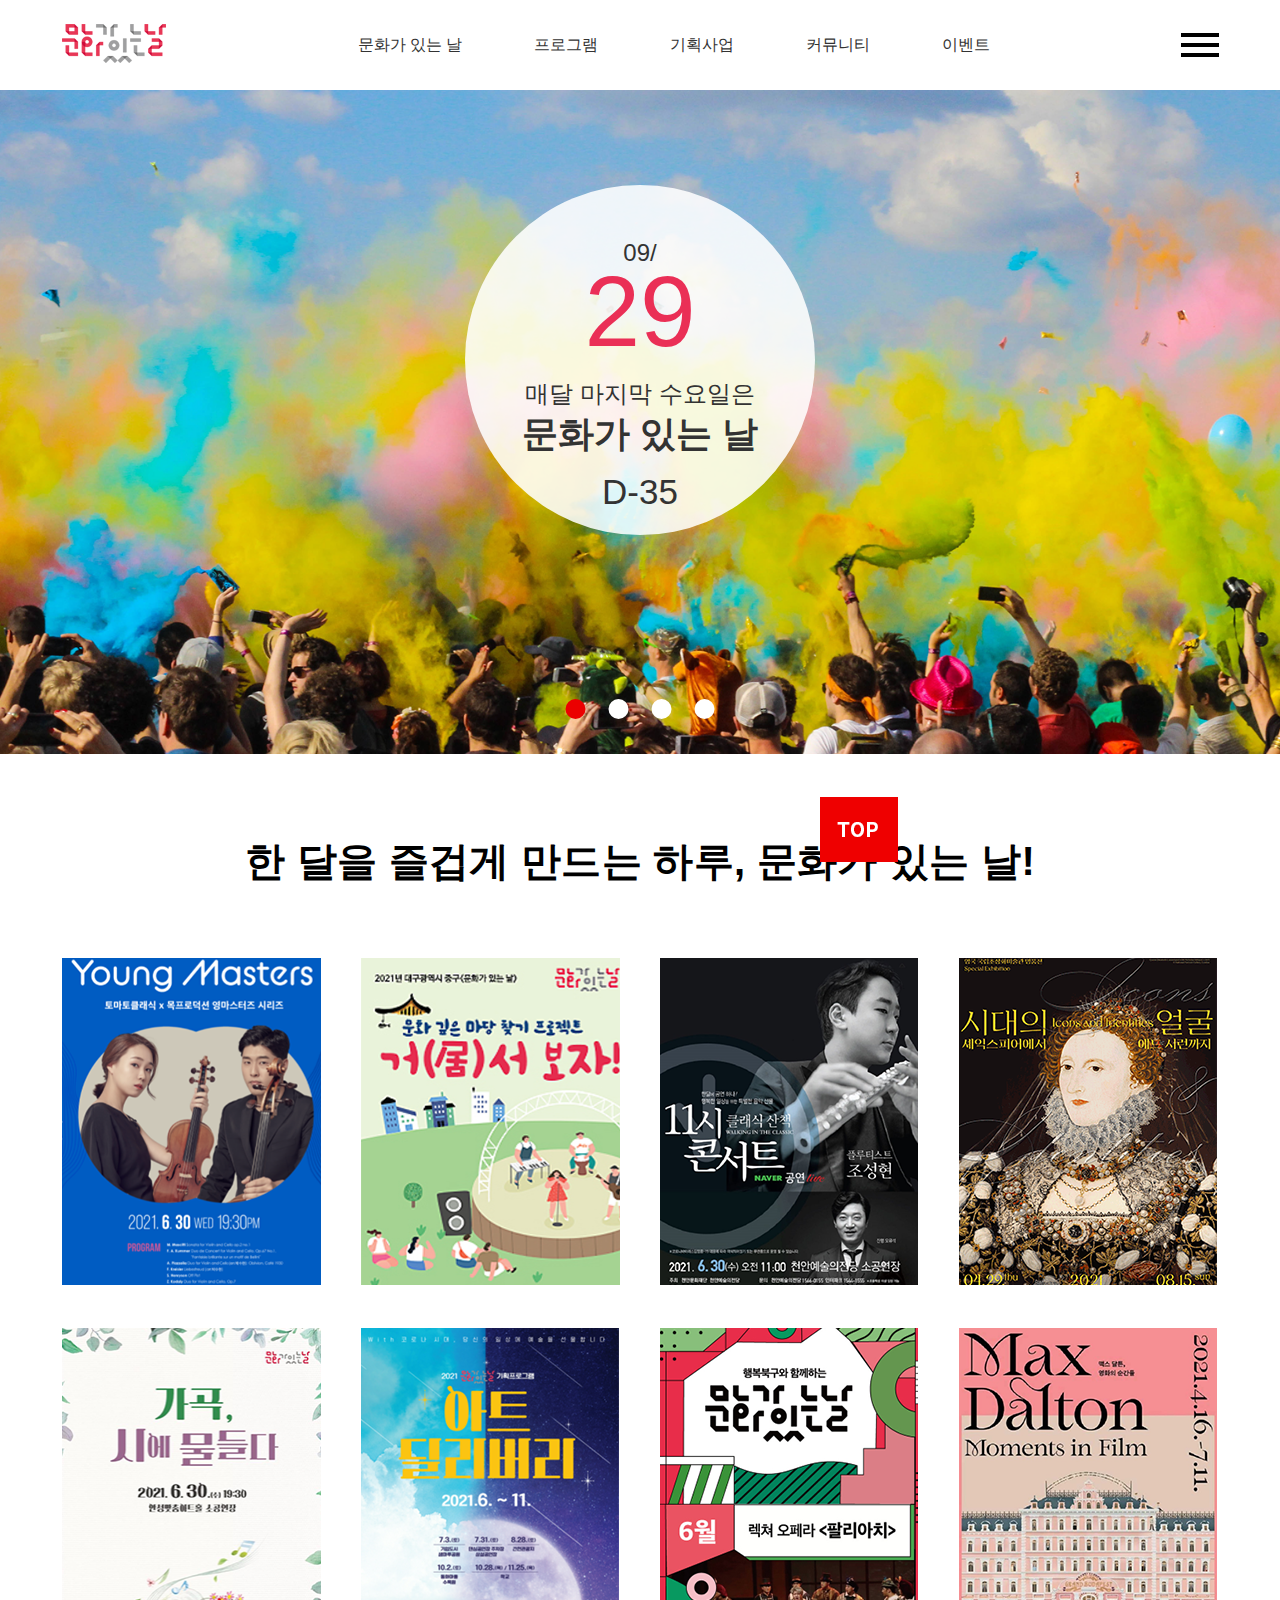
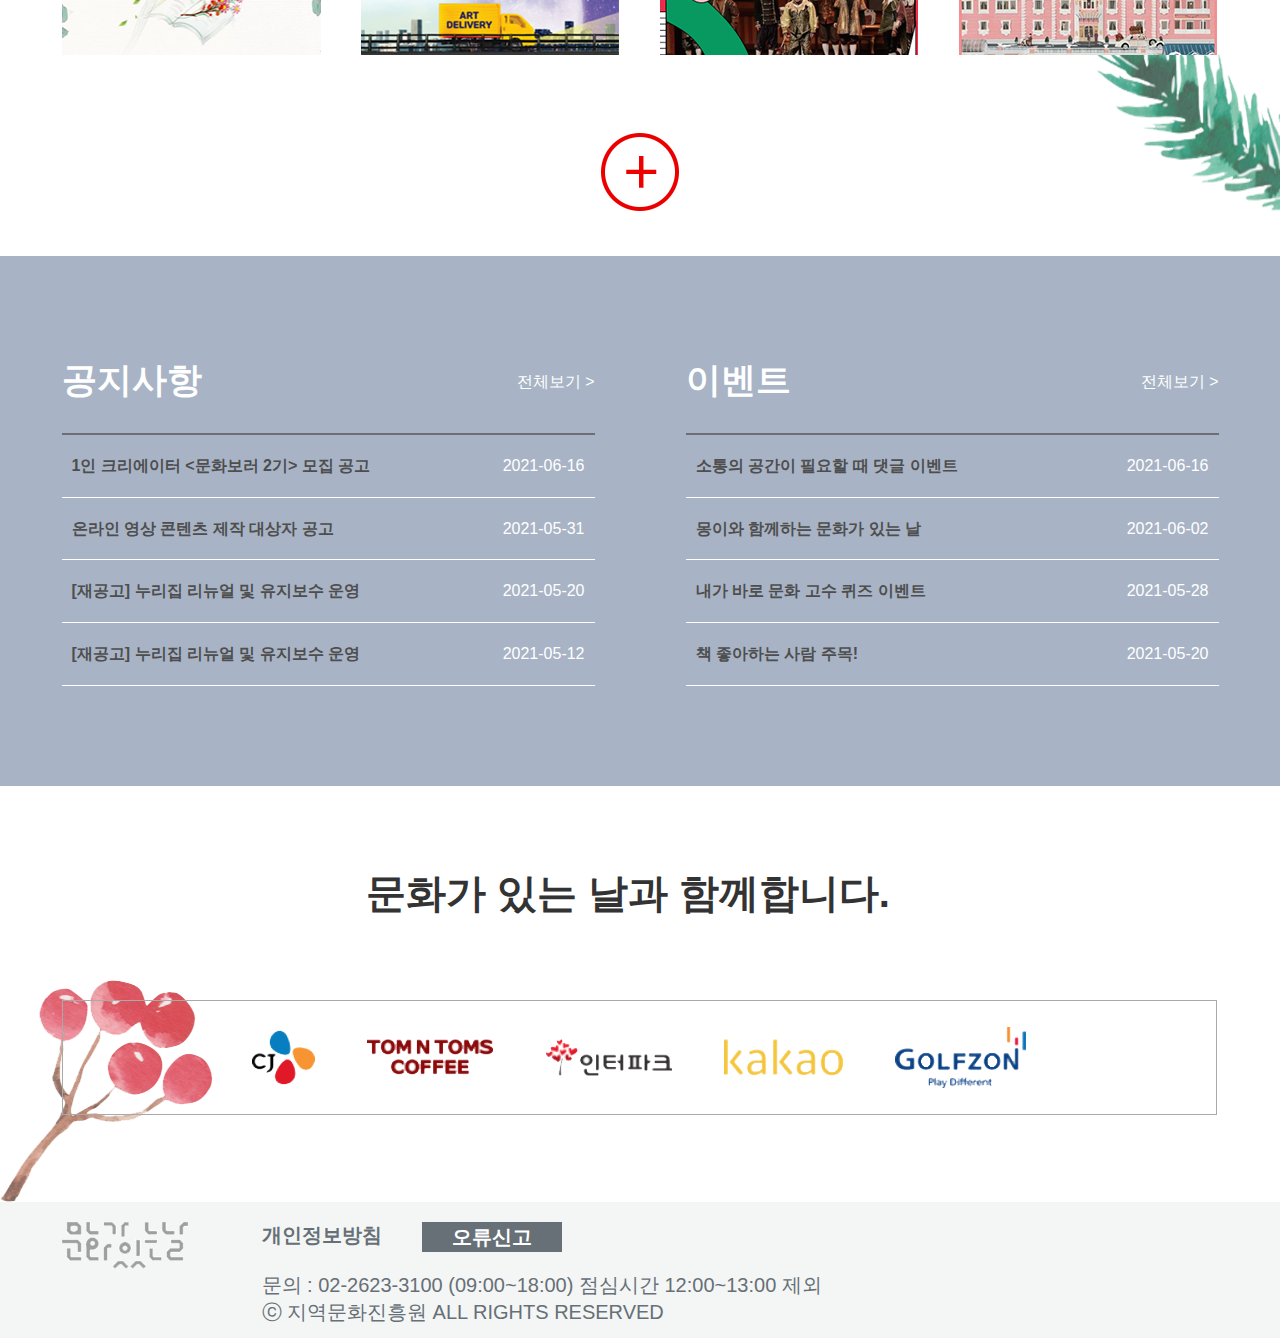
<file: index.html>
<!DOCTYPE html>
<html lang="en">
<head>
  <meta charset="UTF-8">
  <meta http-equiv="X-UA-Compatible" content="IE=edge">
  <meta name="viewport" content="width=device-width, initial-scale=1.0">
  <title>문화가 있는 날</title>
  
  <link type="text/css" rel="stylesheet" href="css/reset.css">
  <link rel="stylesheet" href="css/swiper.css">
  <link type="text/css" rel="stylesheet" href="css/style.css">

  <script src="js/html5shiv.min.js"></script>
  <script src="js/jquery-3.2.1.min.js"></script>
  <script src="https://unpkg.com/swiper/swiper-bundle.min.js"></script>
</head>
<body>
  <div id="wrap">
    <header>
    <div class="inner">
      <h1><a href="sub01.html" target="_blank">회사명</a></h1>
      <nav>
        <ul>
          <li><a href="sub01.html" target="_blank">문화가 있는 날</a></li>
          <li><a href="sub01.html" target="_blank">프로그램</a></li>
          <li><a href="sub01.html" target="_blank">기획사업</a></li>
          <li><a href="sub01.html" target="_blank">커뮤니티</a></li>
          <li><a href="sub01.html" target="_blank">이벤트</a></li>
        </ul>
      </nav>
      <div class="search"><a href="#">검색</a>
      </div><!--search-->
    </div><!--.inner-->
  </header>
  <div class="visual_wrap" id="day-chart">

    <div class="date_area">
      <div class="chart" id="d-day">
          <div class="day-box-outer left">
              <div class="day-box-inner" style="transform: rotate(118.3deg);">
                  <div class="day-box-body"></div>
              </div>
          </div>
          <div class="day-box-outer right">
               <div class="day-box-inner" style="transform: rotate(180deg);">
                  <div class="day-box-body"></div>
               </div>
          </div>
          <div class="text_area">
              <div class="date_box">
                  <p class="month">09/</p>
                  <p class="day">29</p>
              </div>
              <div class="text_box"> 
                  <p>매달 마지막 수요일은</p>
                  <p class="point">문화가 있는 날 </p>
              </div>
              <div class="d_day">D-<span data-max="35">6</span></div>
          </div>
      </div>
    </div> 

  <div class="paging">
    <ul>
      <li class="on"><a href="#">1</a></li>
      <li><a href="#">2</a></li>
      <li><a href="#">3</a></li>
      <li><a href="#">4</a></li>
    </ul>
  </div><!--paging-->
</div><!--.visual-->

  <div class="bg_01">
    <div class="inner">
      <h3>한 달을 즐겁게 만드는 하루, 문화가 있는 날!</h3>
      <ul class="list">
        <li><a href="#">1<span>암막</span></a></li>
        <li><a href="#">1<span>암막</span></a></li>
        <li><a href="#">1<span>암막</span></a></li>
        <li><a href="#">1<span>암막</span></a></li>
        <li><a href="#">1<span>암막</span></a></li>
        <li><a href="#">1<span>암막</span></a></li>
        <li><a href="#">1<span>암막</span></a></li>
        <li><a href="#">1<span>암막</span></a></li>
      </ul>
      <a href="#" class="more">전체보기</a>
    </div><!--inner-->
  </div><!--bg_01-->

  <div class="board">
    <div class="inner">
      <div class="board_box">
      <h3>공지사항</h3>
      <a href="#">전체보기 &gt;</a>
      <ul class="list">
        <li><a href="#"><strong>1인 크리에이터 <문화보러 2기> 모집 공고</strong><span>2021-06-16</span></a></li>
        <li><a href="#"><strong>온라인 영상 콘텐츠 제작 대상자 공고</strong><span>2021-05-31</span></a></li>
        <li><a href="#"><strong>[재공고] 누리집 리뉴얼 및 유지보수 운영</strong><span>2021-05-20</span></a></li>
        <li><a href="#"><strong>[재공고] 누리집 리뉴얼 및 유지보수 운영</strong><span>2021-05-12</span></a></li>
      </ul>
    </div><!--board_box-->
    <div class="board_box">
      <h3>이벤트</h3>
      <a href="#">전체보기 &gt;</a>
      <ul class="list">
        <li><a href="#"><strong>소통의 공간이 필요할 때 댓글 이벤트</strong><span>2021-06-16</span></a></li>
        <li><a href="#"><strong>몽이와 함께하는 문화가 있는 날</strong><span>2021-06-02</span></a></li>
        <li><a href="#"><strong>내가 바로 문화 고수 퀴즈 이벤트</strong><span>2021-05-28</span></a></li>
        <li><a href="#"><strong>책 좋아하는 사람 주목!</strong><span>2021-05-20</span></a></li>
      </ul>
    </div><!--board_box-->
    </div><!--inner-->
  </div><!--board-->
  <div class="bottom_logo">
    <div class="inner">
      <h3 class="sub_txt">문화가 있는 날과 함께합니다.</h3>
      <div class="sub_logo">
        <img src="img/cj.png" alt="cj 로고">
        <img src="img/tomtoms.png" alt="탐탐 로고">
        <img src="img/book.png" alt="인터파크 로고">
        <img src="img/kakao.png" alt="카카오로고">
        <img src="img/golfzone.png" alt="골프존 로고">
      </div>
    </div>
  </div><!--bottom_logo-->

  <footer>
    <div class="inner">
      <div class="f_info">
        <h4><a href="#">개인정보방침</a></h4>
        <a href="#" class="f_arror">오류신고</a>
        <div>
          <p>문의 : 02-2623-3100 (09:00~18:00)  점심시간 12:00~13:00 제외</p>
          <p>ⓒ 지역문화진흥원 ALL RIGHTS RESERVED</p>
       </div>
      </div><!--f_info-->
    </div>
  </footer>
  <a href="#" class="go_top">맨 위로 이동</a>

  </div><!--#wrap-->


  <script type="text/javascript" src="https://www.culture.go.kr/wday/static/js/jquery_ui.js"></script>
  <script src="js/jquery.easing.1.3.js"></script>

  <script src="js/script.js"></script>

</body>
</html>
</file>
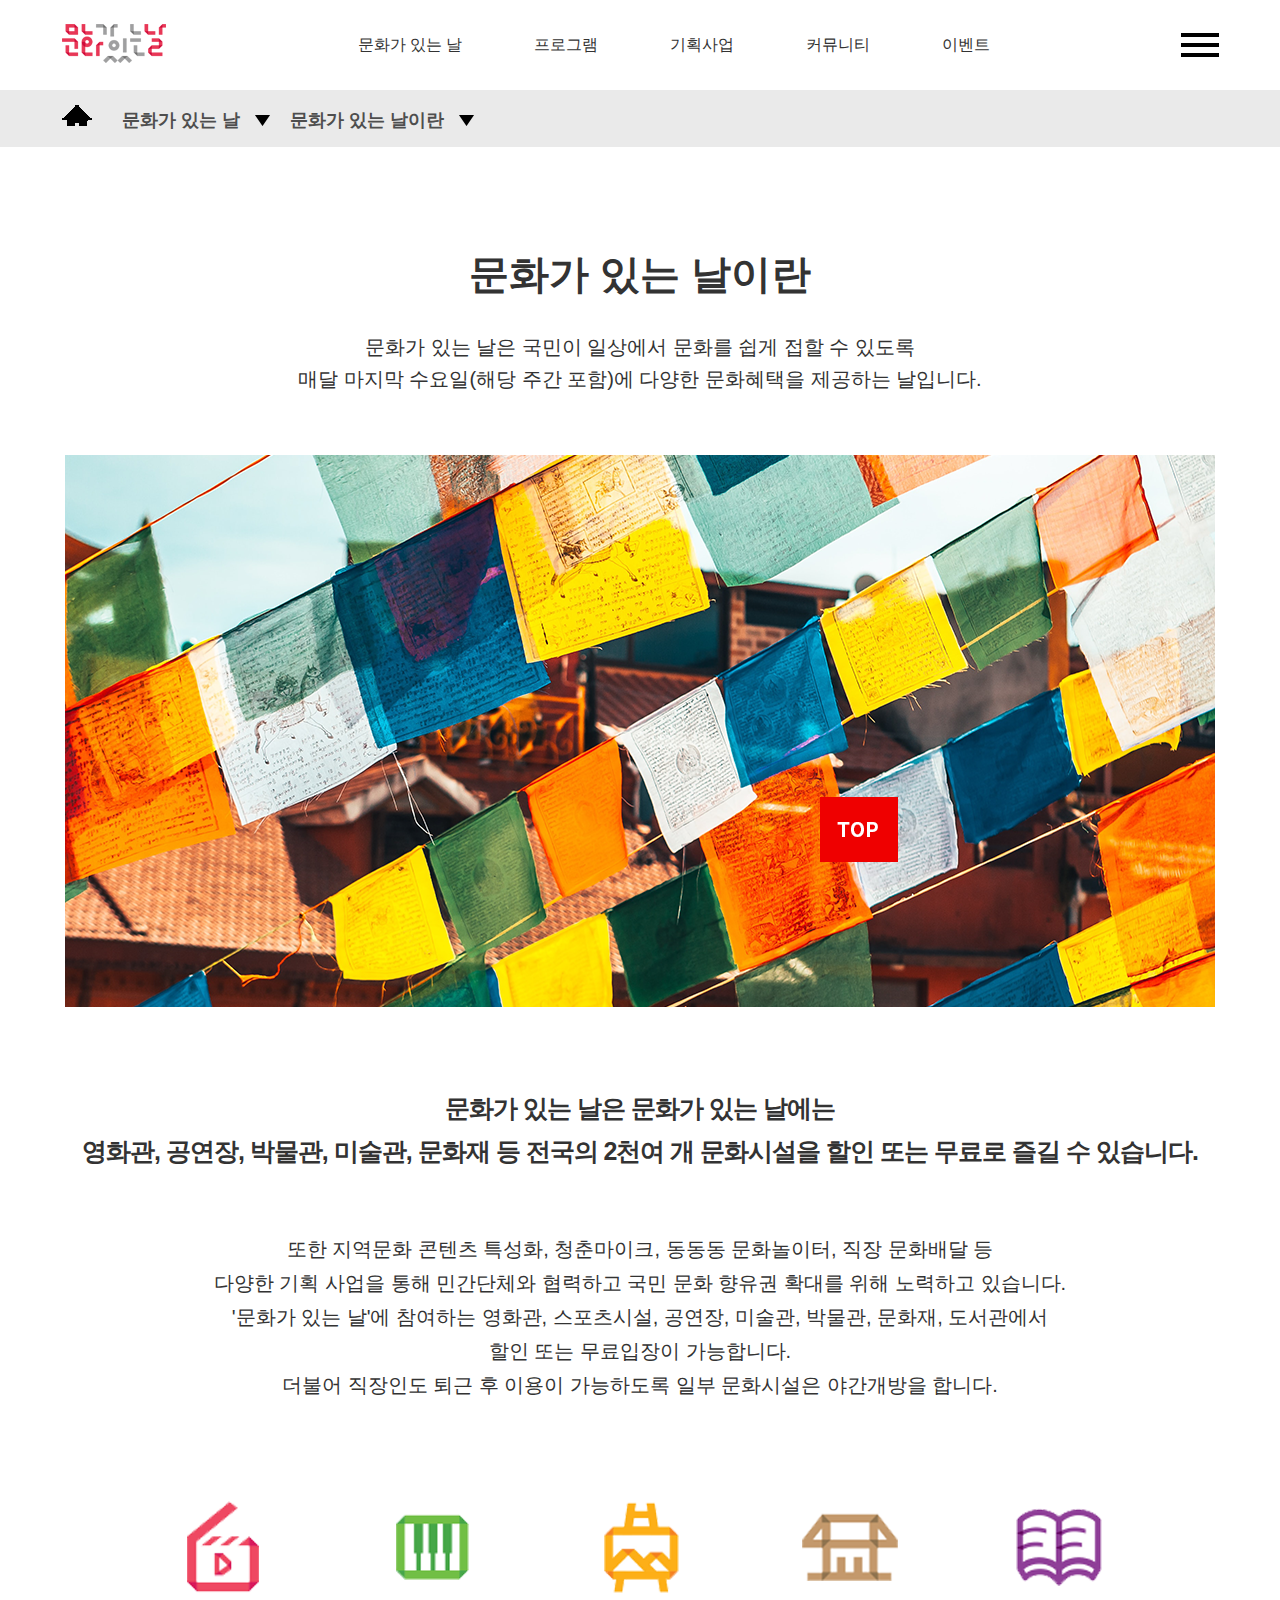
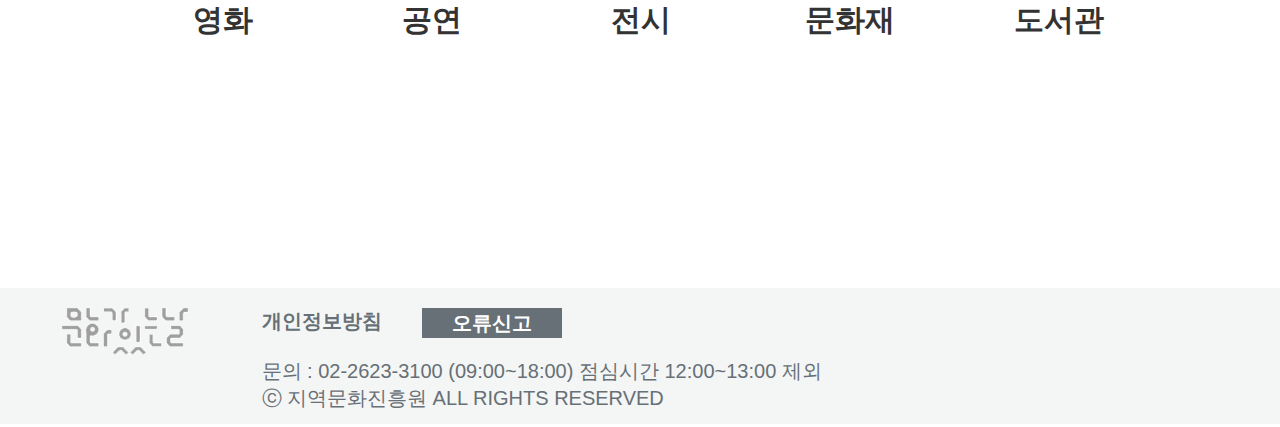
<file: sub01.html>
<!DOCTYPE html>
<html lang="en">
<head>
  <meta charset="UTF-8">
  <meta http-equiv="X-UA-Compatible" content="IE=edge">
  <meta name="viewport" content="width=device-width, initial-scale=1.0">
  <title>문화가 있는 날 서브페이지</title>
  <link type="text/css" rel="stylesheet" href="css/style.css">
  <link type="text/css" rel="stylesheet" href="css/reset.css">

</head>
<body>
  <div id="wrap">
    <header>
      <div class="inner">
        <h1><a href="#">회사명</a></h1>
        <nav>
          <ul>
            <li><a href="#">문화가 있는 날</a></li>
            <li><a href="#">프로그램</a></li>
            <li><a href="#">기획사업</a></li>
            <li><a href="#">커뮤니티</a></li>
            <li><a href="#">이벤트</a></li>
          </ul>
        </nav>
        <div class="search"><a href="#">검색</a>
        </div><!--search-->
      </div><!--.inner-->
    </header>
    <div class="sub_nav">
      <div class="inner">
        <ul>
          <li class="first"><a href="#">홈</a></li>
          <li><a href="#">문화가 있는 날</a></li>
          <li><a href="#">문화가 있는 날이란</a></li>
        </ul>
      </div>
    </div><!--sub_nav-->
    <div class="sub_content">
      <div class="inner">
        <h3>문화가 있는 날이란</h3>
        <p>문화가 있는 날은 국민이 일상에서 문화를 쉽게 접할 수 있도록<br>
          매달 마지막 수요일(해당 주간 포함)에 다양한 문화혜택을 제공하는 날입니다.</p>
        <img src="img/sub01_visual.png" alt="서브사진">
      </div>
    </div><!--sub_content-->
    <div class="bottom_content">
      <div class="inner">
        <h3>문화가 있는 날은 문화가 있는 날에는<br>영화관, 공연장, 박물관, 미술관, 문화재 등 전국의 2천여 개 문화시설을 할인 또는 무료로 즐길 수 있습니다.</h3>
        <p>또한 지역문화 콘텐츠 특성화, 청춘마이크, 동동동 문화놀이터, 직장 문화배달 등<br>
          다양한 기획 사업을 통해 민간단체와 협력하고 국민 문화 향유권 확대를 위해 노력하고 있습니다.<br>
          '문화가 있는 날'에 참여하는 영화관, 스포츠시설, 공연장, 미술관, 박물관, 문화재, 도서관에서<br> 
          할인 또는 무료입장이 가능합니다. <br>
          더불어 직장인도 퇴근 후 이용이 가능하도록 일부 문화시설은 야간개방을 합니다.</p>
      </div>
    </div><!--bottom_content-->
    <div class="bottom_icon">
      <div class="inner">
        <ul>
          <li><img src="img/sub_icon01.png" alt="영화아이콘"><p>영화</p></li>
          <li><img src="img/sub_icon02.png" alt="공연아이콘"><p>공연</p></li>
          <li><img src="img/sub_icon03.png" alt="전시아이콘"><p>전시</p></li>
          <li><img src="img/sub_icon04.png" alt="문화재아이콘"><p>문화재</p></li>
          <li><img src="img/sub_icon05.png" alt="도서관아이콘"><p>도서관</p></li>
   
        </ul>
      </div>
    </div><!--bottom_icon-->














    <footer>
      <div class="inner">
        <div class="f_info">
          <h4><a href="#">개인정보방침</a></h4>
          <a href="#" class="f_arror">오류신고</a>
          <div>
            <p>문의 : 02-2623-3100 (09:00~18:00)  점심시간 12:00~13:00 제외</p>
            <p>ⓒ 지역문화진흥원 ALL RIGHTS RESERVED</p>
         </div>
        </div><!--f_info-->
      </div>
    </footer>
    <a href="#" class="go_top">맨 위로 이동</a>
  


  </div><!--#wrap-->

</body>
</html>
</file>
<file: css/style.css>
@charset "utf-8";

.inner{
  width: 1157px; margin: 0 auto;
  position: relative;}
  
  header{height: 90px; background-color: #fff;}
  header h1{padding-top: 24px;}
  header h1 a{
  display: block; 
  width: 104px; height: 39px;
  background: url(../img/logo.gif) no-repeat; 
  font-size: 0; 
  color: transparent;}
  
  nav{position: absolute; top: 0; left: 260px;}
  nav ul::after{content: ''; display: block; clear: both;}
  nav li{float: left;}
  
  nav li a{
  display: block;
  padding: 0 36px;
  height: 90px;
  line-height: 90px;}
  
  nav li a:hover{background-color: #ef3e61; color: #fff;}
  
  .search a{position: absolute;
    width: 38px;
    height: 24px;
    background: url(../img/search.gif)no-repeat;
    top:33px; right: 0;
    font-size: 0;
    color: transparent;
  }
  
  /*-----------------------visual----------------------------*/
  


  
  .visual_wrap{
  width: 100%; height: 800px;
  background: 
  /* url(../img/top.png) no-repeat center center, */
  url(../img/bg_top.png) no-repeat center center;
  position: relative;
  }

  
  .visual_wrap {position: relative; z-index: 10; height: 664px; 
    /* background: url('/wday/images/main_img.jpg') center top no-repeat;  */
    background-size: cover; text-align: center;}
  .visual_wrap .date_area {position: relative; margin: 0 auto; top: 95px; padding: 12px; width: 350px; height: 350px; background: rgba(255, 255, 255, 0.87); border-radius: 350px;}
  .visual_wrap .date_area .chart {position:relative; height:326px;}
  .visual_wrap .date_area .chart .day-box-outer {overflow:hidden;position:absolute; width:163px; height:326px;}
  .visual_wrap .date_area .chart .day-box-inner {overflow:hidden;position:absolute; width:163px; height:326px;}
  .visual_wrap .date_area .chart .day-box-outer.left {top: 0; left:0;}
  .visual_wrap .date_area .chart .day-box-outer.right {top:0; right:0;}
  .visual_wrap .date_area .chart .day-box-inner {-webkit-transform: rotate(0);-ms-transform: rotate(0);transform: rotate(0);}
  .visual_wrap .date_area .chart .day-box-outer.left .day-box-inner {left:100%;-webkit-transform-origin: 0 50%;-ms-transform-origin: 0 50%;transform-origin: 0 50%;}
  .visual_wrap .date_area .chart .day-box-outer.right .day-box-inner {right:100%;-webkit-transform-origin: 100% 50%;-ms-transform-origin: 100% 50%;transform-origin: 100% 50%;}

  /*원형차트*/
  .visual_wrap .date_area .chart .day-box-body {border-radius:50%;position:absolute;width:326px;height:326px;}
  .visual_wrap .date_area .chart .day-box-outer.left .day-box-body {right:0;}
  .visual_wrap .date_area .chart .day-box-outer.right .day-box-body {left:0;}
  .visual_wrap .date_area .chart .day-box-body {border:4px solid #ea2f56;}
  .visual_wrap .date_area .text_area {padding-top: 40px; text-align: center;}
  .visual_wrap .date_area .text_area .date_box {margin-bottom: 20px;}
  .visual_wrap .date_area .text_area .date_box p.month {color: #333; font-size: 24px;}
  .visual_wrap .date_area .text_area .date_box p.day {color: #ea2f56; font-size: 100px; font-weight: 500; line-height: 85px;}
  .visual_wrap .date_area .text_area .text_box {margin-bottom: 20px;}
  .visual_wrap .date_area .text_area .text_box p {color: #333; font-size: 24px; line-height: 40px;}
  .visual_wrap .date_area .text_area .text_box p.point {font-size: 36px; font-weight: 600;}
  .visual_wrap .date_area .text_area .d_day {font-size: 35px; font-weight: 500; line-height: 35px;}
  
  .paging{position: absolute; left: 50%; bottom: 35px;
  transform: translate(-50%);}
  
  .paging ul::after{content: ''; display: block; clear: both;}
  .paging li{float: left; margin-right: 23px;}
  .paging li:last-child{margin-right: 0;}
  
  .paging li a{
  display: block;
  width: 20px;
  height: 20px;
  background-color: #fff;
  border-radius: 50%;
  text-indent: -99999px;
  }
  .paging li.on a{background-color: #eb0000;}
  
  .bg_01 h3{font-size: 40px;
  color: #000;
  text-align: center;
  margin-top: 80px;
  margin-bottom: 70px;
  letter-spacing: 0.3px;}
  
  .bg_01 .list::after{content: ''; display: block; clear: both;
  margin-bottom: 35px;}
  
  .bg_01 .list li{
  float: left;
  margin-right: 40px;
  margin-bottom: 40px;
  }
  .bg_01 .list li a{
  display: block;
    width: calc((1157px - 120px) / 4);
    height: 330px;
    font-size: 0;
    color: transparent;
  }
  .bg_01 .list li:nth-child(4n){margin-right: 0;}
  
  .bg_01 .list li:nth-child(1) a{background: url(../img/img1.png)no-repeat;}
  .bg_01 .list li:nth-child(2) a{background: url(../img/img2.png)no-repeat;}
  .bg_01 .list li:nth-child(3) a{background: url(../img/img3.png)no-repeat;}
  .bg_01 .list li:nth-child(4) a{background: url(../img/img4.png)no-repeat;}
  .bg_01 .list li:nth-child(5) a{background: url(../img/img5.png)no-repeat;}
  .bg_01 .list li:nth-child(6) a{background: url(../img/img6.png)no-repeat;}
  .bg_01 .list li:nth-child(7) a{background: url(../img/img7.png)no-repeat;}
  .bg_01 .list li:nth-child(8) a{background: url(../img/img8.png)no-repeat;}
  
  .bg_01 .list li{position: relative;}
  
  .bg_01 .list span{
  display: block;
  width: 260px;
  height: 327px;
  position: absolute;
  background-color: #000;
  top: 0;
  left: 0;
  opacity: 0;
  transition: all 0.3s;
  }
  .bg_01 .list span:hover{opacity: 0.5;}
  
  .bg_01 .more{display: block;
  width: 78px;
  height: 78px;
  margin: 0 auto 45px auto; 
  background: url(../img/more_round.png)no-repeat center;
  font-size: 0;
  color: transparent;
  }
  .bg_01{
    background: url(../img/grass.png)no-repeat right bottom;
  }
  
  .board{
  padding:100px 0;
  background-color: #a8b4c5;
  width: 100%;
  }
  
  .board .inner::after{content: ''; display: block; clear: both;}
  
  .board .board_box{float: left;
  width: 533px;
  position: relative;
  }
  .board .board_box:last-child{float: right;}
  
  .board .board_box h3{
  font-size: 35px;
  margin-bottom: 30px;
  color: #fff;}
  
  .board .board_box > a{position: absolute; top: 15px; right: 0;
  color: #fff;}
  .board .board_box .list{border-top: 2px solid #6d6e71;}
  .board .board_box .list li{border-bottom: 1px solid #fff;}
  .board .board_box .list li a{
    display: block;
    padding: 20px 10px;
  }
  .board .board_box .list li a::after{content: ''; display: block; clear: both;}
  
  .board .board_box .list li a strong{color:#4e4e4e;
  display: block;
  width: 380px;
  float: left;
  }
  .board .board_box .list li a span{
    float: right;
    color: #fff;
  }
  
  .bottom_logo .sub_txt{
    margin-left: 304px;
    margin-top: 80px;
    margin-bottom: 80px;
    font-size: 40px;}
  
  .bottom_logo .sub_logo{
    width: 1155px; 
    padding: 26px 0;
    border: 1px solid #aaa9a9;
  text-align: center;}
  .bottom_logo .inner{padding-bottom: 87px;}
  
  .bottom_logo .sub_logo > img{
    vertical-align: middle; 
    display: inline-block; 
    margin-right: 48px;}
  .bottom_logo .sub_logo > img:last-child{margin-right: 0;}
  
  .bottom_logo{background: url(../img/cherry.png)no-repeat left bottom;}
  
  footer{background-color: #f4f5f5;
  height: 136px;}
  
  footer .inner{position: relative;}
  footer .f_info{
    background: url(../img/logo_gray.gif)no-repeat left 20px;
    padding-top: 20px;
    /* background-color: red; */
  }
  
  footer .f_info > div{clear: both; padding-left: 200px;}
  
  footer .f_info h4 a{
    display: block;
    font-size: 20px;
    float: left;
    margin-left: 200px;
    color: #667076;
  }
  
  footer .f_info .f_arror{
    display: block;
    font-size: 20px;
    float: left;
    margin-left: 40px;
    width: 140px;
    height: 30px;
    background-color: #667076;
    color: #fff;
    text-align: center;
    line-height: 30px;
    font-weight: bold;
  }
  
  footer .f_info > div{
  font-size: 20px;
  color: #667076;
  padding-top: 20px;
  padding-bottom: 15px;
  }
  
  .go_top{
    display: block;
    width: 78px;
    height: 65px;
    background: url(../img/icon_top.png)no-repeat center;
    font-size: 0; color: transparent;
    position: fixed;
    right:382px; bottom: 38px;
  }
  
  /*서브페이지 시작*/
  .sub_nav{
    height: 57px;
    background-color: #eaeaea;
  }
  .sub_nav ul::after{content: ''; display: block; clear: both;}
  .sub_nav ul li{
    /* background-color: red; */
    float: left;
    margin-right: 50px;
    position: relative;
  }
  .sub_nav ul li:first-child{
    margin-right: 30px;
  }
  .sub_nav ul li a{
    display: block;
    color: #4e4e4e;
    font-size: 18px;
    font-weight: bold;
    padding: 18px 0 18px 0px;
  }
  
  .sub_nav ul li:first-child a{
    display: block;
    width: 30px;
    height: 27px;
    text-indent: -9999px;
    background: url(../img/icon_home.png)no-repeat left 15px;
  
  }
  .sub_nav ul li::after{
    content: ''; 
    display: block;
    width: 15px;
    height: 11px;
    background: url(../img/icon_down.png)no-repeat;
    position: absolute;
    right: -30px; top: 25px;
    /* background-color: red; */
  }
  .sub_nav ul li.first::after{
    content: none;
  }
  
  
  .sub_content{
    text-align: center;
  }
  .sub_content .inner h3{
    font-size: 40px;
    margin-top: 100px;
    margin-bottom: 30px;
  
  }
  .sub_content .inner p{
    font-size: 20px;
  margin-bottom: 60px;
  line-height: 1.6;}
  
  .bottom_content{
    text-align: center;
  }
  .bottom_content .inner h3{
    font-size: 25px;
    letter-spacing: -1px;
    margin-top: 80px;
    margin-bottom: 60px;
    line-height: 1.7;
  }
  .bottom_content .inner p{
    font-size: 20px;
    margin-bottom: 70px;
    line-height: 1.7;
  }
  
  .bottom_icon .inner ul{
    margin-top: 97px;
    margin-bottom: 247px;
    /* background-color: red; */
  }
  
  .bottom_icon .inner ul::after{content: ''; display: block; clear: both;}
  .bottom_icon .inner ul li{
    float: left;
  margin-left: 113px;}
  .bottom_icon .inner ul li p{
  margin-top: 5px;
  font-size: 30px;
  text-align: center;
  font-weight: bold;}
</file>
